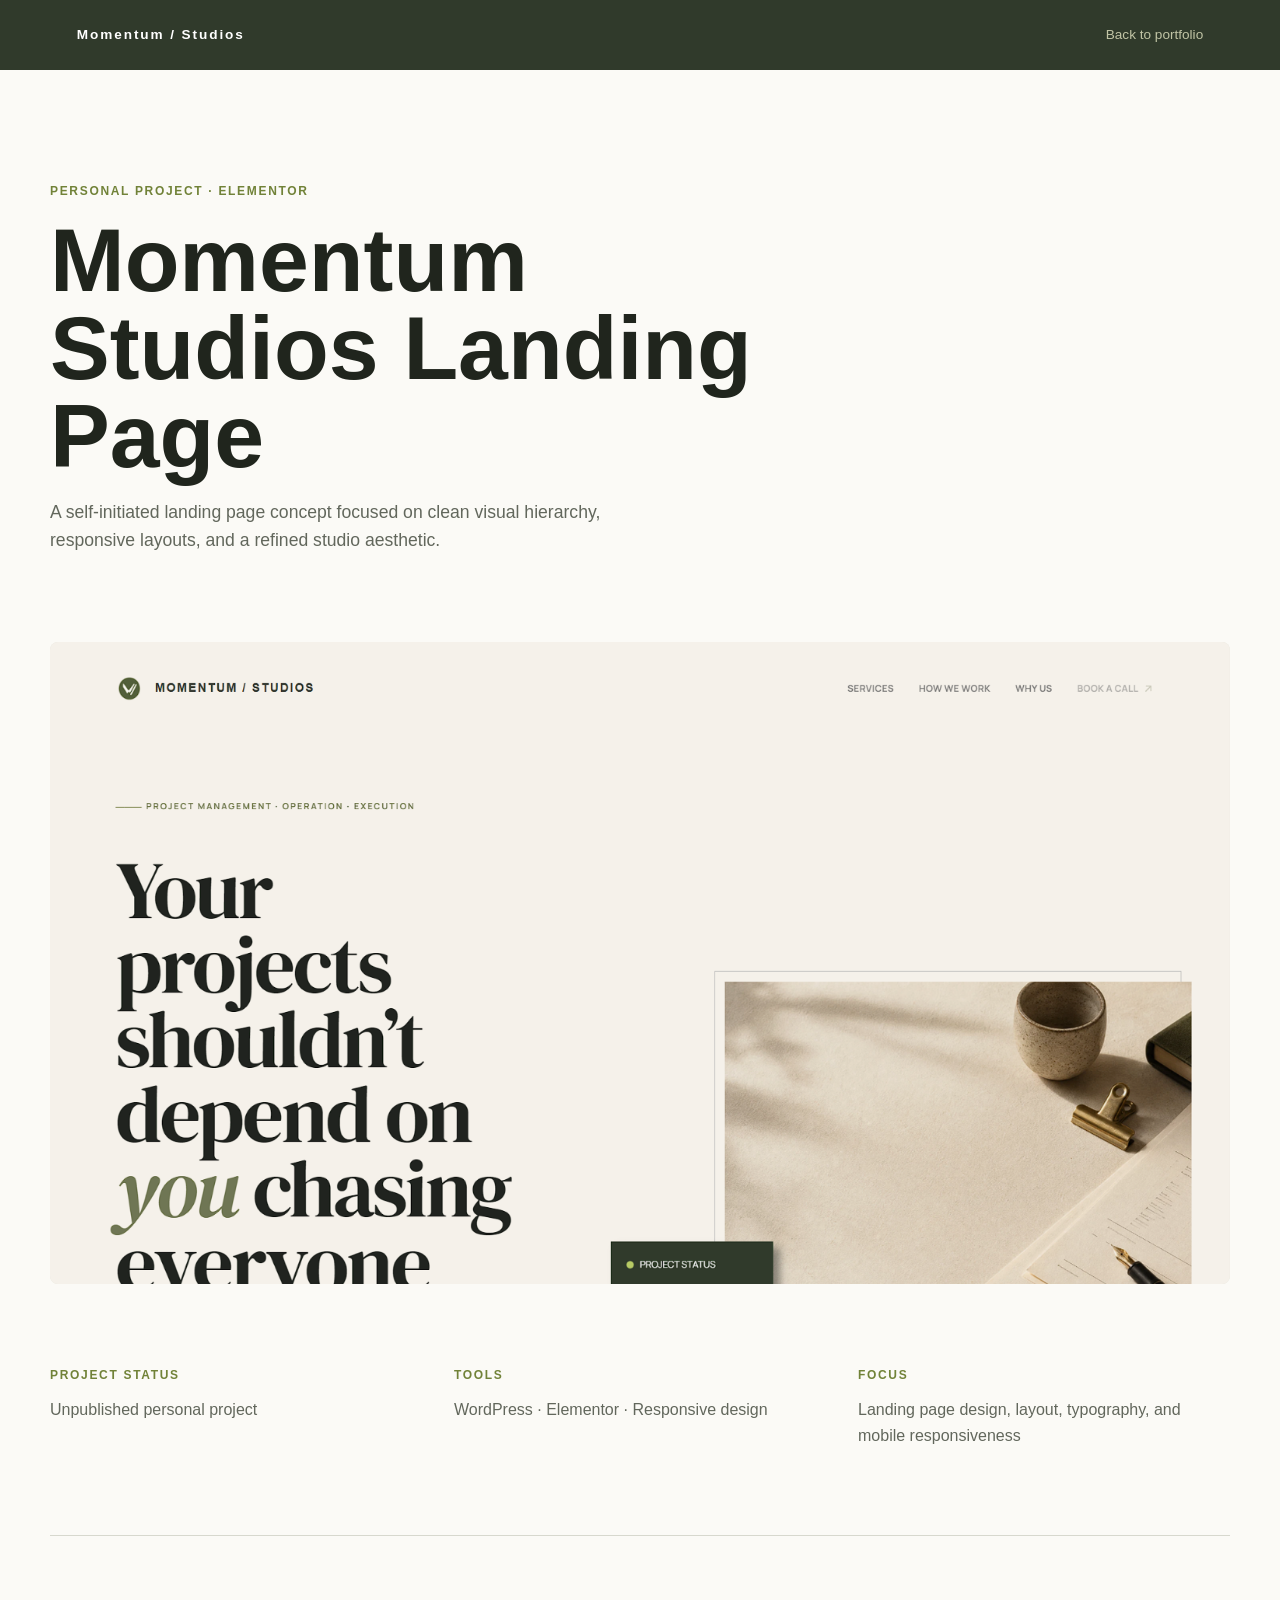
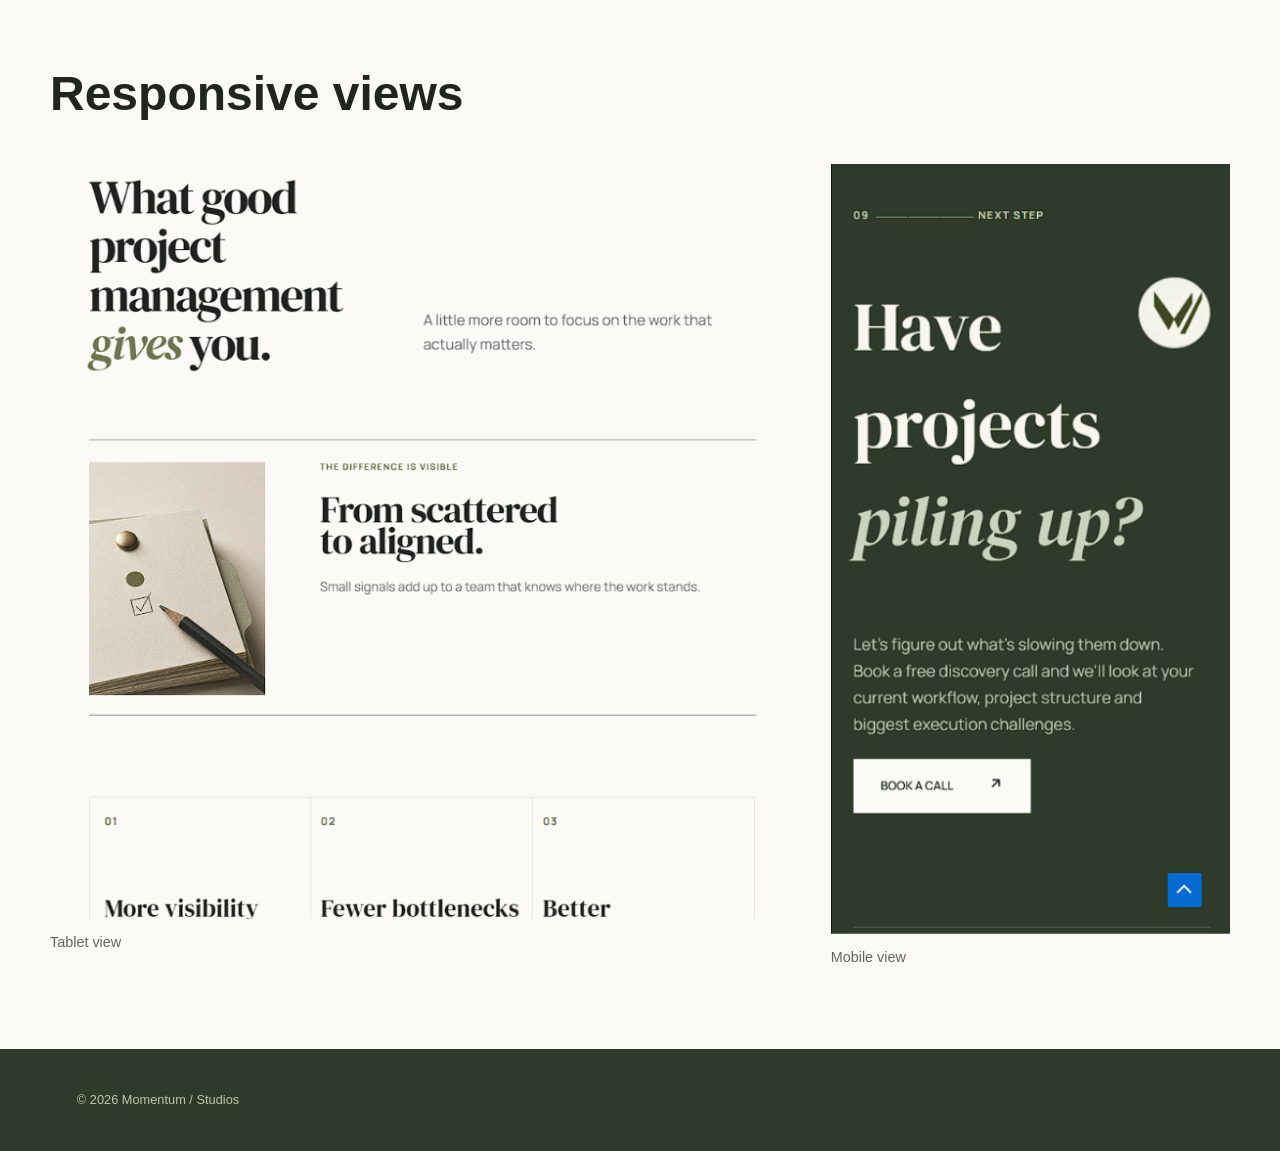
<file: assets/projects/MomentumStudios/index.html>
<!DOCTYPE html>
<html lang="en">
<head>
  <meta charset="UTF-8">
  <meta name="viewport" content="width=device-width, initial-scale=1.0">
  <title>Momentum Studios — Case Study</title>
  <link rel="stylesheet" href="style.css">
</head>
<body>
  <header class="site-header">
    <a class="logo" href="#">Momentum / Studios</a>
    <a class="back-link" href="https://axcelmangabat.github.io/My-portfolio/">Back to portfolio</a>
  </header>

  <main>
    <section class="intro">
      <p class="eyebrow">Personal project · Elementor</p>
      <h1>Momentum Studios Landing Page</h1>
      <p class="description">
        A self-initiated landing page concept focused on clean visual hierarchy,
        responsive layouts, and a refined studio aesthetic.
      </p>
    </section>

    <section class="preview">
      <img src="../MomentumStudios/assets/screenshots/desktop.png" alt="Momentum Studios landing page on desktop">
    </section>

    <section class="details">
      <div>
        <p class="eyebrow">Project status</p>
        <p>Unpublished personal project</p>
      </div>

      <div>
        <p class="eyebrow">Tools</p>
        <p>WordPress · Elementor · Responsive design</p>
      </div>

      <div>
        <p class="eyebrow">Focus</p>
        <p>Landing page design, layout, typography, and mobile responsiveness</p>
      </div>
    </section>

    <section class="responsive-previews">
      <h2>Responsive views</h2>

      <div class="device-grid">
        <figure>
          <img src="../MomentumStudios/assets/screenshots/tablet.png" alt="Tablet view of the landing page">
          <figcaption>Tablet view</figcaption>
        </figure>

        <figure>
          <img src="../MomentumStudios/assets/screenshots/mobile.png" alt="Mobile view of the landing page">
          <figcaption>Mobile view</figcaption>
        </figure>
      </div>
    </section>
  </main>

  <footer>
    <p>© 2026 Momentum / Studios</p>
  </footer>
</body>
</html>
</file>
<file: assets/projects/MomentumStudios/style.css>
:root {
  --green: #303a2b;
  --cream: #fbfaf6;
  --lime: #b7ca5d;
  --muted: #c1c4a5;
  --text: #20251d;
}

* {
  box-sizing: border-box;
}

html {
  scroll-behavior: smooth;
}

body {
  margin: 0;
  background: var(--cream);
  color: var(--text);
  font-family: Arial, sans-serif;
  line-height: 1.6;
}

.site-header {
  display: flex;
  justify-content: space-between;
  align-items: center;
  padding: 24px 6vw;
  background: var(--green);
  color: white;
}

.logo,
.back-link {
  color: white;
  text-decoration: none;
}

.logo {
  font-weight: bold;
  letter-spacing: 0.14em;
  font-size: 0.85rem;
}

.back-link {
  color: var(--muted);
  font-size: 0.85rem;
}

main {
  width: min(1180px, calc(100% - 40px));
  margin: 0 auto;
}

.intro {
  max-width: 760px;
  padding: 100px 0 70px;
}

.eyebrow {
  color: #718238;
  font-size: 0.75rem;
  font-weight: bold;
  letter-spacing: 0.14em;
  text-transform: uppercase;
}

h1 {
  margin: 16px 0;
  font-size: clamp(2.5rem, 7vw, 6rem);
  line-height: 0.98;
}

h2 {
  margin-bottom: 32px;
  font-size: clamp(1.8rem, 4vw, 3rem);
}

.description {
  max-width: 570px;
  color: #62675c;
  font-size: 1.1rem;
}

.preview {
  overflow: hidden;
  border-radius: 8px;
  background: #e7e6dc;
}

.preview img,
.device-grid img {
  display: block;
  width: 100%;
  height: auto;
}

.details {
  display: grid;
  grid-template-columns: repeat(3, 1fr);
  gap: 32px;
  padding: 70px 0;
  border-bottom: 1px solid #d7d8ce;
}

.details p:last-child {
  margin-top: 8px;
  color: #62675c;
}

.responsive-previews {
  padding: 80px 0;
}

.device-grid {
  display: grid;
  grid-template-columns: 1.5fr 0.8fr;
  gap: 32px;
  align-items: start;
}

figure {
  margin: 0;
}

figcaption {
  padding-top: 12px;
  color: #62675c;
  font-size: 0.9rem;
}

footer {
  padding: 28px 6vw;
  background: var(--green);
  color: var(--muted);
  font-size: 0.8rem;
}

@media (max-width: 700px) {
  .site-header {
    align-items: flex-start;
    flex-direction: column;
    gap: 16px;
  }

  .intro {
    padding: 64px 0 48px;
  }

  .details,
  .device-grid {
    grid-template-columns: 1fr;
  }

  .details {
    gap: 18px;
    padding: 48px 0;
  }

  .responsive-previews {
    padding: 52px 0;
  }
}
</file>
